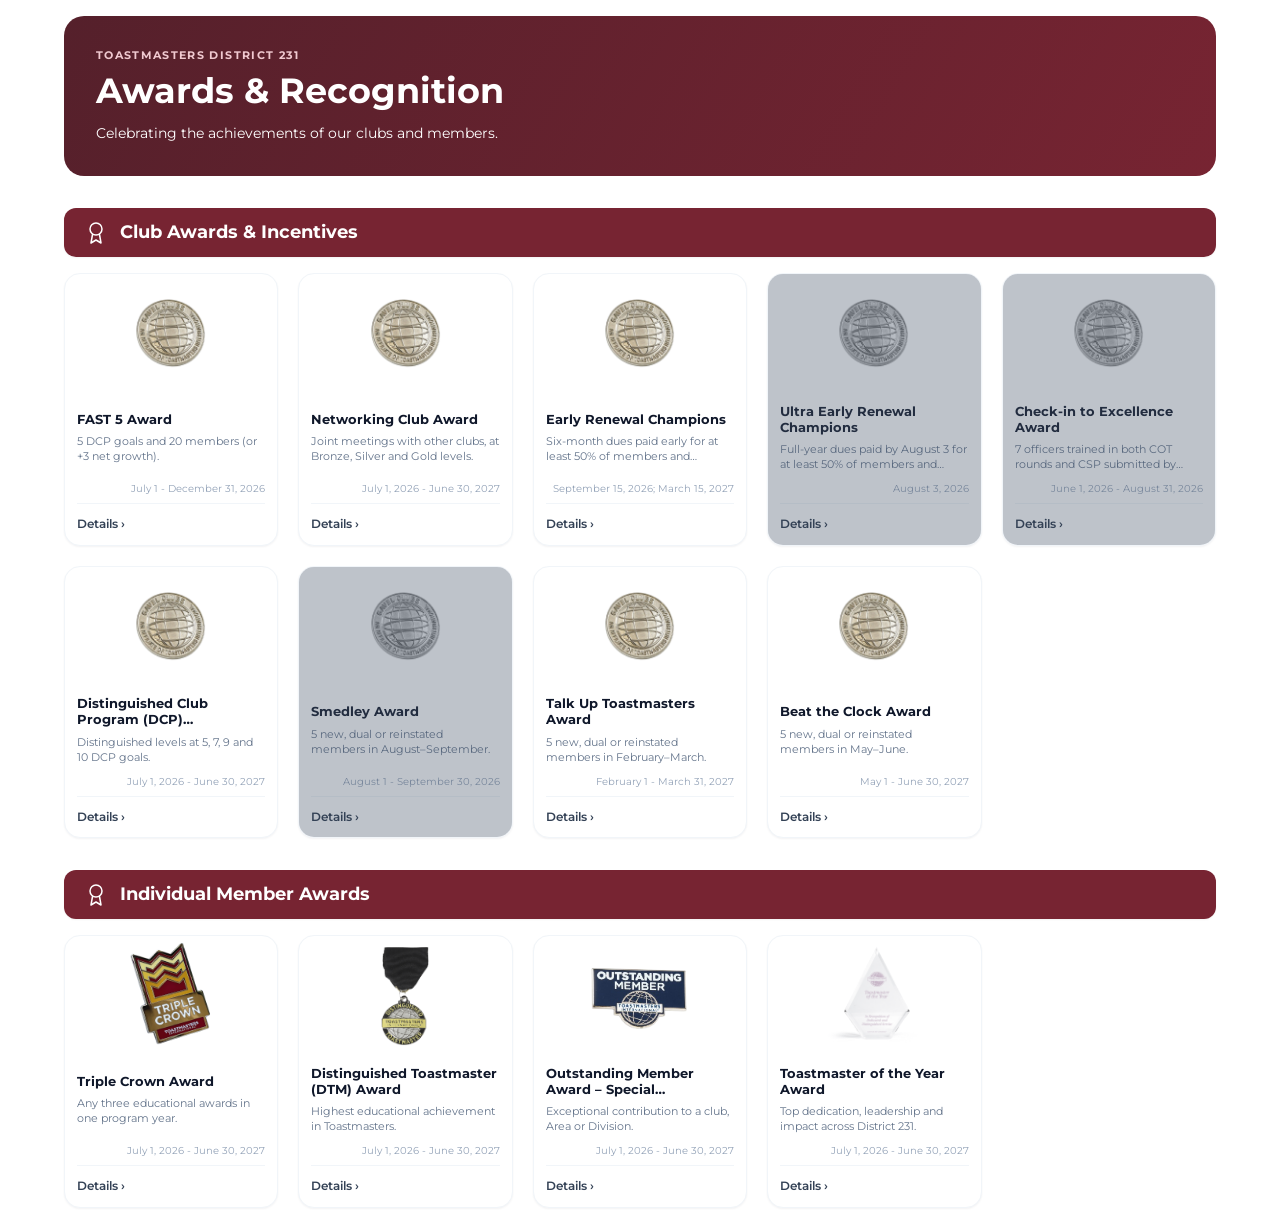
<file: embed_snippet/awards.html>
<!doctype html>
<html lang="en">
<head>
    <meta charset="utf-8">
    <meta name="viewport" content="width=device-width, initial-scale=1">
    <meta name="description" content="District 231 awards and recognition">
    <title>District 231 Awards</title>
    <link rel="preconnect" href="https://fonts.googleapis.com">
    <link rel="preconnect" href="https://fonts.gstatic.com" crossorigin>
    <link rel="stylesheet" href="https://fonts.googleapis.com/css2?family=Montserrat:wght@300;400;500;600;700&display=swap">
    <link rel="stylesheet" href="../css/common.css">
    <link rel="stylesheet" href="../css/awards.css">
</head>
<body>
    <main class="awards-page">
        <header class="awards-hero">
            <p class="hero-label">Toastmasters District 231</p>
            <h1>Awards &amp; Recognition</h1>
            <p>Celebrating the achievements of our clubs and members.</p>
        </header>
        <p id="awards-notice" class="awards-notice" role="status" hidden>
            Could not refresh the awards. Showing saved data, which may be outdated.
        </p>
        <div id="awards-loading" class="awards-status" role="status">Loading awards...</div>
        <div id="awards-container"></div>
        <section id="awards-empty" class="awards-empty" hidden>
            <h2>No awards found</h2>
            <p>There are no awards to show yet.</p>
        </section>
        <div id="award-modal" class="award-modal" role="dialog" aria-modal="true" aria-labelledby="award-modal-title" hidden>
            <article class="award-dialog">
                <button class="modal-close" type="button" data-action="close" aria-label="Close award details">&times;</button>
                <div id="award-modal-content"></div>
            </article>
        </div>
    </main>
    <script src="../js/utils.js"></script>
    <script src="../js/markdown.js"></script>
    <script src="../js/awards-loader.js"></script>
</body>
</html>
</file>
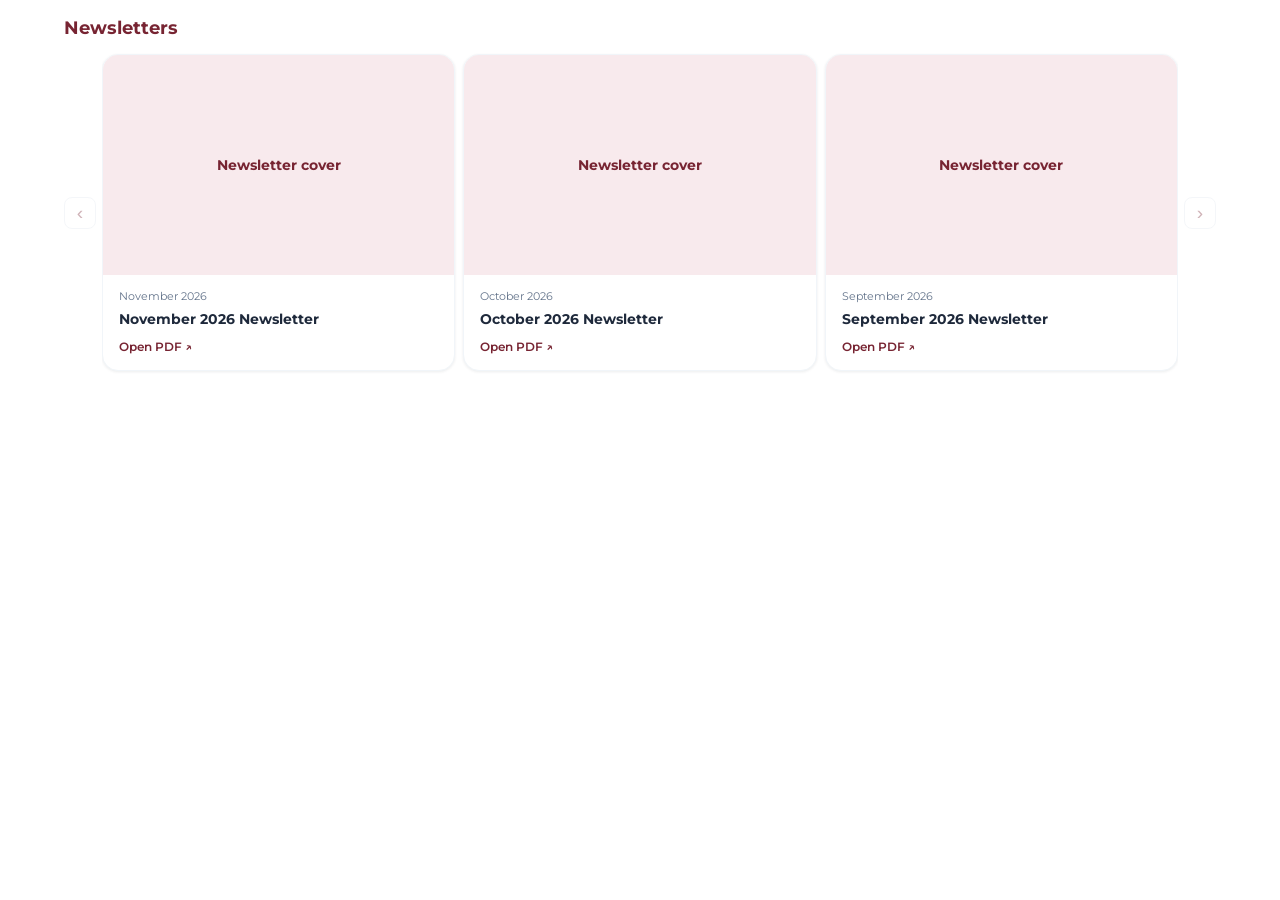
<file: embed_snippet/news.html>
<!doctype html>
<html lang="en">
<head>
    <meta charset="utf-8">
    <meta name="viewport" content="width=device-width, initial-scale=1">
    <meta name="description" content="District 231 newsletters">
    <title>District 231 News</title>
    <link rel="preconnect" href="https://fonts.googleapis.com">
    <link rel="preconnect" href="https://fonts.gstatic.com" crossorigin>
    <link rel="stylesheet" href="https://fonts.googleapis.com/css2?family=Montserrat:wght@400;500;600;700&display=swap">
    <link rel="stylesheet" href="../css/common.css">
    <link rel="stylesheet" href="../css/news.css">
</head>
<body>
    <main class="page news">
        <p id="news-notice" class="notice" role="status" hidden></p>
        <section aria-labelledby="newsletter-title">
            <h1 id="newsletter-title">Newsletters</h1>
            <p id="news-status" class="news-status" role="status">Loading newsletters...</p>
            <div class="carousel" hidden>
                <button type="button" id="news-previous" aria-controls="newsletters" aria-label="Previous newsletters">&#8249;</button>
                <div id="newsletters" class="track" tabindex="0" aria-label="Newsletters"></div>
                <button type="button" id="news-next" aria-controls="newsletters" aria-label="Next newsletters">&#8250;</button>
            </div>
        </section>
    </main>
    <script src="../js/utils.js"></script>
    <script src="../js/news-loader.js"></script>
</body>
</html>
</file>
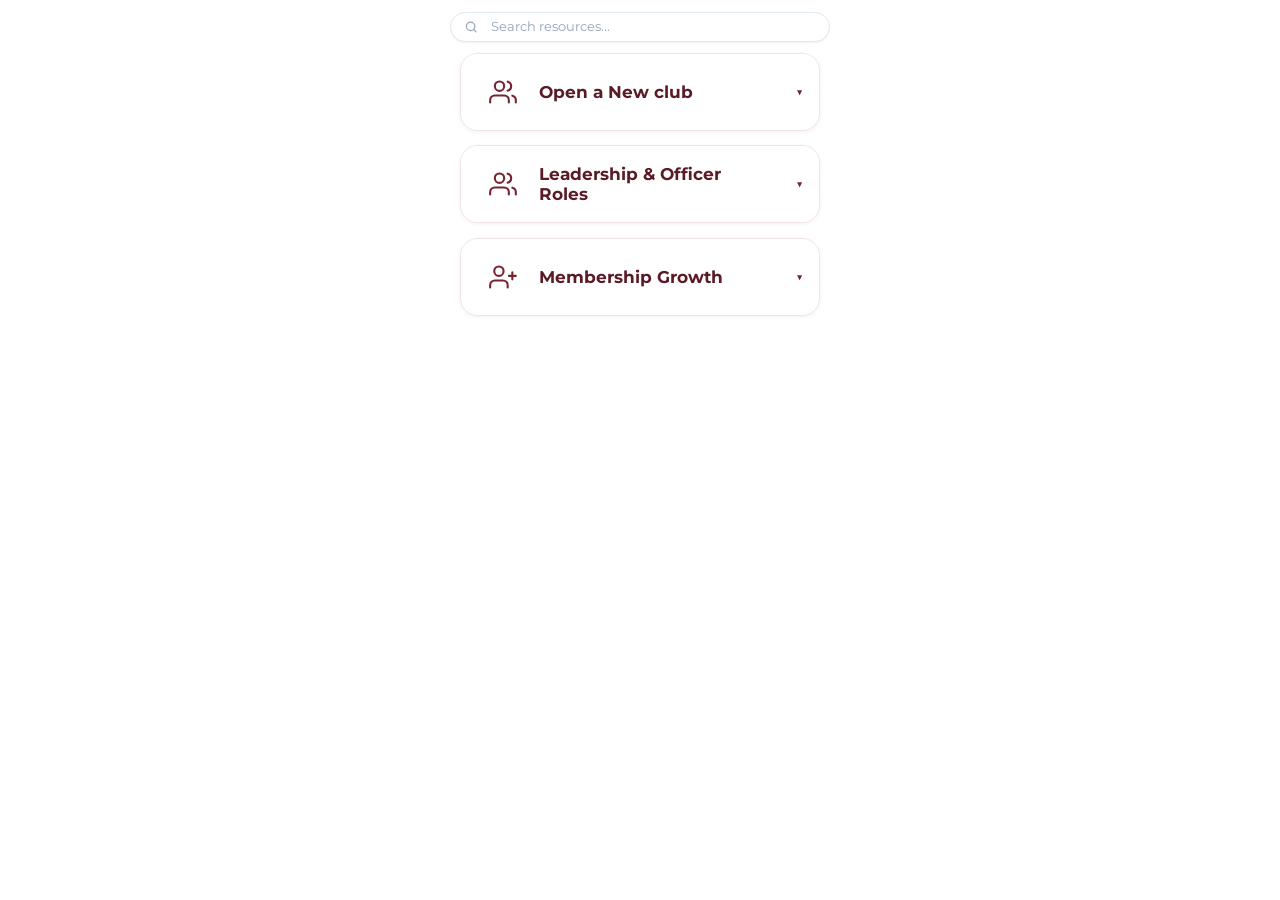
<file: embed_snippet/resources.html>
<!DOCTYPE html>
<html lang="en">
<head>
    <meta charset="UTF-8">
    <meta name="viewport" content="width=device-width, initial-scale=1.0">
    <title>Embedded Resource Center</title>
    <link rel="preconnect" href="https://fonts.googleapis.com">
    <link rel="preconnect" href="https://fonts.gstatic.com" crossorigin>
    <link rel="stylesheet" href="https://fonts.googleapis.com/css2?family=Montserrat:wght@300;400;500;600;700&display=swap">
    <link rel="stylesheet" href="../css/resources.css">
</head>
<body>

<div id="stale-notice" class="stale-notice">Could not refresh. Showing saved data.</div>

<div id="search-wrap" class="search-wrap" hidden>
    <span class="search-icon" aria-hidden="true"><svg viewBox="0 0 24 24" fill="none" stroke="currentColor" stroke-width="2" stroke-linecap="round" stroke-linejoin="round"><circle cx="11" cy="11" r="7"/><path d="m20 20-3.5-3.5"/></svg></span>
    <input id="resource-search" type="search" placeholder="Search resources..." aria-label="Search resources" autocomplete="off">
</div>

<!-- Target insertion element for the accordion -->
<div id="accordion-container">
    <div class="skeleton" aria-label="Loading"></div><div class="skeleton"></div><div class="skeleton"></div>
</div>
<div id="no-results" class="no-results" hidden>No resources match your search.</div>

<!-- Popup modal -->
<div id="modal-overlay" class="modal-overlay" onclick="closeModal(event)">
    <div class="modal-window" role="dialog" aria-modal="true" aria-labelledby="modal-title" onclick="event.stopPropagation()">
        <div class="modal-header">
            <h2 id="modal-title">Resource Title</h2>
            <button class="modal-close" aria-label="Close" onclick="closeModal(null)">&times;</button>
        </div>
        <div id="modal-body" class="modal-body" tabindex="0"></div>
        <div id="modal-footer" class="modal-footer" hidden></div>
    </div>
</div>

<script src="../js/utils.js"></script>
<script src="../js/markdown.js"></script>
<script src="../js/resources-loader.js"></script>
</body>
</html>
</file>
<file: css/common.css>
* {
    box-sizing: border-box;
}

[hidden] {
    display: none !important;
}

body {
    margin: 0;
    padding: 1rem;
    color: #1e293b;
    font-family: "Montserrat", sans-serif;
}

.page,
.awards-page {
    max-width: 72rem;
    margin: 0 auto;
}

.hero,
.awards-hero {
    padding: 2rem;
    border-radius: 1.25rem;
    background: linear-gradient(120deg, #55202b, #772432);
    color: #fff;
}

.hero-label {
    margin: 0 0 .45rem;
    color: #f0c9d0;
    font-size: .7rem;
    font-weight: 700;
    letter-spacing: .12em;
    text-transform: uppercase;
}

.hero h1,
.awards-hero h1 {
    margin: 0;
    font-size: clamp(1.5rem, 3vw, 2.2rem);
}

.hero p:last-child,
.awards-hero p:last-child {
    margin: .65rem 0 0;
    font-size: .85rem;
    line-height: 1.6;
}

.notice,
.awards-notice {
    margin: 1rem 0;
    padding: .75rem 1rem;
    border: 1px solid #fcd34d;
    border-radius: .75rem;
    background: #fffbeb;
    color: #78350f;
    font-size: .75rem;
}

@media (max-width: 480px) {
    body { padding: .75rem; }
    .hero, .awards-hero { padding: 1.5rem; }
}
</file>
<file: css/awards.css>
.awards-status,
.awards-empty {
    margin: 2rem 0;
    padding: 2rem;
    color: #64748b;
    text-align: center;
}

.awards-empty {
    border: 1px solid #f1f5f9;
    border-radius: .75rem;
    background: #fff;
}

.awards-empty h2 {
    margin: 0 0 .5rem;
    color: #475569;
    font-size: 1rem;
}

.awards-empty p {
    margin: 0;
    font-size: .8rem;
}

#awards-container {
    margin-top: 2rem;
}

.award-section + .award-section {
    margin-top: 2rem;
}

.award-section-title {
    display: flex;
    align-items: center;
    gap: .75rem;
    margin: 0 0 1rem;
    padding: .75rem 1.25rem;
    border-radius: .75rem;
    background: #772432;
    box-shadow: 0 1px 2px rgba(0, 0, 0, .05);
    color: #fff;
    font-size: 1.125rem;
    font-weight: 700;
    line-height: 1.375;
}

.award-section-title svg {
    flex-shrink: 0;
    width: 24px;
    height: 24px;
}

.award-grid + .award-grid {
    margin-top: 1.25rem;
}

.award-grid {
    --gap: 1.25rem;
    display: grid;
    grid-template-columns: repeat(auto-fill, minmax(max(var(--award-min-card, 150px), calc((100% - (var(--award-columns, 5) - 1) * var(--gap)) / var(--award-columns, 5))), 1fr));
    gap: var(--gap);
}

.award-card {
    position: relative;
    display: flex;
    min-width: 0;
    flex-direction: column;
    justify-content: space-between;
    overflow: hidden;
    border: 1px solid #f1f5f9;
    border-radius: 1rem;
    background: #fff;
    box-shadow: 0 1px 2px rgb(15 23 42 / 5%);
    transition: box-shadow .15s ease;
    cursor: pointer;
}

.award-card:hover {
    box-shadow: 0 4px 8px rgb(15 23 42 / 12%);
}

.award-card.overdue::after {
    position: absolute;
    z-index: 1;
    inset: 0;
    background: rgba(71, 85, 105, .35);
    content: "";
    pointer-events: none;
}

.award-card.overdue .award-details-button {
    position: relative;
    z-index: 2;
}

.award-media {
    display: flex;
    min-height: 7rem;
    align-items: center;
    justify-content: center;
}

.award-card.overdue .award-media {
    filter: grayscale(1);
}

.award-image {
    display: block;
    width: 100%;
    max-height: 7.5rem;
    object-fit: contain;
}

.award-placeholder {
    display: flex;
    min-height: 7rem;
    align-items: center;
    justify-content: center;
    color: #772432;
}

.award-placeholder svg {
    width: 3rem;
    height: 3rem;
    fill: none;
    stroke: currentColor;
    stroke-linecap: round;
    stroke-linejoin: round;
    stroke-width: 1.5;
}

.award-body {
    padding: .6rem .75rem 0;
}

.award-title {
    display: -webkit-box;
    overflow: hidden;
    margin: 0 0 .4rem;
    color: #0f172a;
    font-size: .8rem;
    line-height: 1.25;
    -webkit-box-orient: vertical;
    -webkit-line-clamp: 2;
}

.award-summary {
    display: -webkit-box;
    overflow: hidden;
    margin: 0 0 .6rem;
    color: #64748b;
    font-size: .68rem;
    line-height: 1.4;
    -webkit-box-orient: vertical;
    -webkit-line-clamp: 2;
}

.award-footer {
    padding: 0 .75rem .6rem;
}

.award-period {
    overflow: hidden;
    margin: 0 0 .5rem;
    color: #94a3b8;
    font-size: .625rem;
    text-align: right;
    text-overflow: ellipsis;
    white-space: nowrap;
}

.award-footer-row {
    display: flex;
    align-items: center;
    justify-content: space-between;
    gap: .75rem;
    padding-top: .5rem;
    border-top: 1px solid #f1f5f9;
}

.award-details-button,
.award-link,
.modal-close,
.modal-close-button {
    border: 0;
    font: inherit;
    cursor: pointer;
}

.award-details-button {
    padding: .25rem 0;
    background: transparent;
    color: #334155;
    font-size: .75rem;
    font-weight: 600;
}

.award-details-button:hover {
    color: #772432;
}

html.modal-open,
html.modal-open body {
    overflow: hidden;
    overscroll-behavior: none;
}

.award-modal {
    position: fixed;
    z-index: 50;
    inset: 0;
    display: flex;
    align-items: center;
    justify-content: center;
    overflow: hidden;
    overscroll-behavior: contain;
    padding: calc(1rem + var(--modal-visible-top, 0px)) 1rem calc(1rem + var(--modal-visible-bottom, 0px));
    background: rgb(0 0 0 / 50%);
    backdrop-filter: blur(4px);
}

.award-dialog {
    position: relative;
    width: 100%;
    max-width: 41.6rem;
    max-height: min(90vh, calc(var(--modal-visible-height, 100vh) - 2rem));
    overflow-y: auto;
    overscroll-behavior: contain;
    border: 1px solid #f1f5f9;
    border-radius: 1rem;
    background: #fff;
    box-shadow: 0 25px 50px -12px rgb(0 0 0 / 25%);
}

.modal-close {
    position: sticky;
    z-index: 2;
    top: .75rem;
    float: right;
    width: 2rem;
    height: 2rem;
    margin: .75rem .75rem -2.75rem 0;
    border-radius: 50%;
    background: #f8fafc;
    color: #64748b;
    font-size: 1.5rem;
    line-height: 1;
}

.modal-close:hover,
.modal-close-button:hover {
    background: #e2e8f0;
}

.modal-image {
    display: block;
    width: 100%;
    max-height: 18rem;
    object-fit: contain;
}

.modal-placeholder {
    min-height: 9rem;
}

.modal-body {
    padding: 1.5rem;
}

.modal-body h2 {
    margin: 0 2rem 1rem 0;
    color: #0f172a;
    font-size: 1.25rem;
}

.modal-description,
.modal-details {
    margin-bottom: 1rem;
    color: #475569;
    font-size: .75rem;
    line-height: 1.65;
}

.modal-details h3 {
    margin: 1.5rem 0 .5rem;
    color: #94a3b8;
    font-size: .7rem;
    letter-spacing: .08em;
    text-transform: uppercase;
}

.markdown p {
    margin: 0 0 .6em;
}

.markdown > :last-child {
    margin-bottom: 0;
}

.markdown h3,
.markdown h4,
.markdown h5,
.markdown h6 {
    margin: .9em 0 .35em;
    color: #0f172a;
    font-size: .8rem;
    font-weight: 700;
}

.markdown ul,
.markdown ol {
    margin: 0 0 .6em;
    padding-left: 1.3em;
}

.markdown ul { list-style: disc; }
.markdown ol { list-style: decimal; }

.markdown a {
    color: #772432;
    font-weight: 600;
    text-decoration: underline;
}

.markdown code {
    padding: .1em .35em;
    border-radius: 4px;
    background: #f1f5f9;
}

.markdown blockquote {
    margin: 0 0 .6em;
    padding-left: .8em;
    border-left: 3px solid #cbd5e1;
    color: #64748b;
}

.markdown hr {
    margin: .8em 0;
    border: 0;
    border-top: 1px solid #e2e8f0;
}

.modal-actions {
    display: flex;
    flex-wrap: wrap;
    align-items: center;
    gap: .75rem;
    padding-top: 1rem;
    border-top: 1px solid #f1f5f9;
}

.award-link,
.modal-close-button {
    padding: .55rem .9rem;
    border-radius: .65rem;
    font-size: .72rem;
    font-weight: 600;
    text-decoration: none;
}

.award-link {
    background: #772432;
    color: #fff;
}

.award-link:hover {
    background: #55202b;
}

.modal-close-button {
    margin-left: auto;
    background: #f1f5f9;
    color: #475569;
}

.award-card:focus-within,
.award-details-button:focus-visible,
.award-link:focus-visible,
.modal-close:focus-visible,
.modal-close-button:focus-visible {
    outline: 2px solid #d39a1e;
    outline-offset: 2px;
}

@media (max-width: 480px) {
    .award-grid { grid-template-columns: minmax(0, 1fr); }
    .modal-body { padding: 1rem; }
}

@media (prefers-reduced-motion: reduce) {
    *, *::before, *::after { scroll-behavior: auto !important; transition-duration: .01ms !important; }
}
</file>
<file: css/news.css>
.news h1 {
    margin: 0 0 .75rem;
    color: #772432;
    font-size: 1.15rem;
}

.news-status {
    color: #64748b;
    font-size: .85rem;
}

.news-status button {
    margin-left: .5rem;
    font: inherit;
}

.carousel {
    display: flex;
    align-items: center;
    gap: .4rem;
}

.carousel button {
    flex: none;
    width: 2rem;
    height: 2rem;
    border: 1px solid #e2e8f0;
    border-radius: .5rem;
    background: #fff;
    color: #772432;
    font-size: 1.2rem;
    cursor: pointer;
}

.carousel button:disabled {
    opacity: .35;
    cursor: default;
}

.track {
    display: grid;
    flex: 1 1 auto;
    min-width: 0;
    grid-auto-flow: column;
    grid-auto-columns: calc((100% - 1rem) / 3);
    gap: .5rem;
    overflow-x: auto;
    overscroll-behavior-x: contain;
    scroll-snap-type: x mandatory;
    scroll-behavior: smooth;
    padding: .2rem 0;
    scrollbar-width: none;
}

.track::-webkit-scrollbar { display: none; }

.newsletter-card {
    display: flex;
    min-width: 0;
    flex-direction: column;
    overflow: hidden;
    scroll-snap-align: start;
    border: 1px solid #f1f5f9;
    border-radius: 1rem;
    background: #fff;
    box-shadow: 0 1px 3px rgba(15, 23, 42, .08);
    color: inherit;
    text-decoration: none;
}

.newsletter-card:hover { box-shadow: 0 6px 16px rgba(119, 36, 50, .15); }

.newsletter-thumbnail {
    width: 100%;
    aspect-ratio: 16 / 10;
    object-fit: contain;
    background: #f8eaed;
}

.newsletter-placeholder {
    display: flex;
    align-items: center;
    justify-content: center;
    padding: 1rem;
    color: #772432;
    font-size: .85rem;
    font-weight: 700;
    text-align: center;
}

.newsletter-body { padding: .9rem 1rem 1rem; }
.newsletter-date { color: #64748b; font-size: .7rem; }
.newsletter-title { margin: .35rem 0 0; font-size: .9rem; line-height: 1.4; overflow-wrap: anywhere; }
.newsletter-action { margin: .65rem 0 0; color: #772432; font-size: .75rem; font-weight: 600; }

.newsletter-card:focus-visible,
.carousel button:focus-visible,
.track:focus-visible,
.news-status button:focus-visible {
    outline: 2px solid #772432;
    outline-offset: 3px;
}

@media (max-width: 700px) {
    .track { grid-auto-columns: calc((100% - .5rem) / 2); }
}

@media (max-width: 480px) {
    .track { grid-auto-columns: 100%; }
}

@media (prefers-reduced-motion: reduce) {
    .track { scroll-behavior: auto; }
}
</file>
<file: css/resources.css>
:root {
            --brand: #772432;
            --brand-dark: #5a1b26;
            --brand-light: #963847;
            --brand-tint: #fdf2f4;
            --text-main: #1e293b;
            --text-muted: #64748b;
            --accent: #f8fafc;
            --border: #e2e8f0;
            --shadow: 0 10px 15px -3px rgb(0 0 0 / 0.08), 0 4px 6px -4px rgb(0 0 0 / 0.08);
        }

        body {
            font-family: 'Montserrat', sans-serif;
            margin: 0;
            padding: 12px;
            color: var(--text-main);
            background-color: transparent; /* Seamless blend into Google Sites backgrounds */
            box-sizing: border-box;
            -webkit-font-smoothing: antialiased;
        }

        *, *:before, *:after {
            box-sizing: inherit;
        }

        /* Search */
        .search-wrap {
            position: relative;
            max-width: 480px;
            margin: 0 auto 1rem;
        }

        .search-icon {
            position: absolute;
            left: 0.9rem;
            top: 50%;
            transform: translateY(-50%);
            width: 1rem;
            height: 1rem;
            color: #94a3b8;
            pointer-events: none;
            transition: color 0.2s;
        }

        .search-icon svg { width: 100%; height: 100%; display: block; }
        .search-wrap:focus-within .search-icon { color: var(--brand); }

        .search-wrap input {
            width: 100%;
            padding: 0.75rem 1.25rem 0.75rem 2.8rem;
            font-family: inherit;
            font-size: 0.85rem;
            color: var(--text-main);
            background: #fff;
            border: 1px solid #e2e8f0;
            border-radius: 999px;
            box-shadow: 0 1px 2px rgba(15, 23, 42, 0.06);
            transition: border-color 0.2s, box-shadow 0.2s;
            -webkit-appearance: none;
            appearance: none;
        }

        .search-wrap input::placeholder { color: #94a3b8; }
        .search-wrap input::-webkit-search-cancel-button { cursor: pointer; }

        .search-wrap input:focus {
            outline: none;
            border-color: var(--brand);
            box-shadow: 0 4px 14px rgba(119, 36, 50, 0.12), 0 0 0 3px rgba(119, 36, 50, 0.12);
        }

        /* Categories are cards stacked vertically; the open one widens to full width and shows its resources below */
        #accordion-container {
            display: flex;
            flex-direction: column;
            align-items: center;
            gap: 0.9rem;
        }

        #accordion-container > #status,
        .no-results {
            width: 100%;
            text-align: center;
            padding: 2rem 1rem;
            color: var(--text-muted);
            font-size: 0.95rem;
        }

        .category-group {
            width: 100%;
            max-width: 360px;
            border: 1px solid #f0d5da;
            border-top: 0;
            border-radius: 16px;
            background: #ffffff;
            overflow: hidden;
            box-shadow: 0 1px 2px 0 rgba(0,0,0,0.05);
            transition: box-shadow 0.2s, max-width 0.3s ease, transform 0.2s;
        }

        .category-group:not(.open):hover {
            transform: translateY(-2px);
            box-shadow: 0 6px 10px -2px rgba(119, 36, 50, 0.18), 0 2px 4px -2px rgba(0,0,0,0.1);
        }

        .category-group.open {
            max-width: 100%;
        }

        .category-header {
            display: flex;
            flex-direction: row;
            justify-content: flex-start;
            align-items: center;
            gap: 1rem;
            position: relative;
            width: 100%;
            min-height: 84px;
            padding: 1.1rem 2.8rem 1.1rem 1.4rem;
            border: 0;
            font-family: inherit;
            font-weight: 700;
            font-size: 1.05rem;
            text-align: left;
            color: #ffffff;
            background: linear-gradient(135deg, var(--brand), var(--brand-light));
            cursor: pointer;
            user-select: none;
            transition: filter 0.2s;
        }

        .category-header:hover {
            filter: brightness(1.1);
        }

        .category-header:focus-visible {
            outline: 3px solid #f2d4d8;
            outline-offset: -5px;
        }

        .category-group.open .category-header {
            background: linear-gradient(135deg, var(--brand-dark), var(--brand));
        }

        .category-emoji {
            display: flex;
            align-items: center;
            justify-content: center;
            width: 48px;
            height: 48px;
            border-radius: 12px;
            background: rgba(255, 255, 255, 0.16);
            font-size: 1.5rem;
            line-height: 1;
            flex-shrink: 0;
        }

        .category-title-row {
            display: inline-flex;
            align-items: center;
            justify-content: flex-start;
            text-align: left;
            gap: 0.5rem;
        }

        .category-count {
            min-width: 1.6rem;
            padding: 0.1rem 0.55rem;
            font-size: 0.7rem;
            font-weight: 700;
            line-height: 1.4;
            border-radius: 999px;
            background: #ffffff;
            color: var(--brand);
            border: 1px solid #f0d5da;
        }

        .category-group.open .category-count {
            background: rgba(255, 255, 255, 0.2);
            color: #ffffff;
            border-color: rgba(255, 255, 255, 0.35);
        }

        .category-icon {
            position: absolute;
            right: 1rem;
            top: 50%;
            margin-top: -0.5em;
            line-height: 1;
            transition: transform 0.2s ease;
            font-size: 0.75rem;
            color: #ffffff;
        }

        .category-group.open .category-icon {
            transform: rotate(180deg);
        }

        /* Smooth height animation: the grid row grows from 0fr to 1fr */
        .category-body {
            display: grid;
            grid-template-rows: 0fr;
            transition: grid-template-rows 0.3s ease;
        }

        .category-group.open .category-body {
            grid-template-rows: 1fr;
        }

        .category-content {
            min-height: 0;
            overflow: hidden;
            visibility: hidden;
            transition: visibility 0s linear 0.3s;
        }

        .category-group.open .category-content {
            visibility: visible;
            transition-delay: 0s;
        }

        .category-inner {
            display: flex;
            flex-wrap: wrap;
            justify-content: center;
            gap: 0.9rem;
            padding: 1rem;
            border-top: 1px solid var(--border);
        }

        /* Resource cards */
        .resource-card {
            flex: 0 1 260px;
            display: flex;
            flex-direction: column;
            align-items: center;
            justify-content: center;
            gap: 0.4rem;
            min-height: 96px;
            padding: 1rem 1.1rem;
            background: #ffffff;
            border: 1px solid var(--border);
            border-left: 4px solid var(--brand);
            border-radius: 12px;
            box-shadow: 0 1px 2px 0 rgba(0,0,0,0.05);
            font-family: inherit;
            text-align: center;
            color: var(--text-main);
            cursor: pointer;
            transition: box-shadow 0.2s, transform 0.2s, background 0.2s;
        }

        .category-group.open .resource-card {
            animation: cardIn 0.35s ease backwards;
            animation-delay: calc(var(--i, 0) * 30ms);
        }

        @keyframes cardIn {
            from { opacity: 0; transform: translateY(8px); }
            to { opacity: 1; transform: translateY(0); }
        }

        .resource-card:hover {
            transform: translateY(-2px);
            background: var(--brand-tint);
            box-shadow: 0 6px 10px -2px rgba(119, 36, 50, 0.18), 0 2px 4px -2px rgba(0,0,0,0.1);
        }

        .resource-card:hover .card-title {
            color: var(--brand);
        }

        .resource-card:active {
            transform: scale(0.99);
        }

        .resource-card:focus-visible {
            outline: 2px solid var(--brand);
            outline-offset: 2px;
        }

        .card-title {
            font-size: 0.9rem;
            font-weight: 700;
            line-height: 1.35;
            transition: color 0.2s;
        }

        .card-snippet {
            font-size: 0.75rem;
            font-weight: 400;
            line-height: 1.45;
            color: var(--text-muted);
            display: -webkit-box;
            -webkit-line-clamp: 2;
            -webkit-box-orient: vertical;
            overflow: hidden;
        }

        .card-badge {
            font-size: 0.65rem;
            font-weight: 700;
            letter-spacing: 0.05em;
            text-transform: uppercase;
            padding: 0.15rem 0.6rem;
            border-radius: 999px;
            background: var(--brand-tint);
            color: var(--brand);
            border: 1px solid #f0d5da;
        }

        /* Popup (modal) */
        html.modal-open, html.modal-open body {
            overflow: hidden;
            overscroll-behavior: none;
        }

        .modal-overlay {
            position: fixed;
            top: 0;
            left: 0;
            width: 100%;
            height: 100%;
            background-color: rgba(0, 0, 0, 0.5);
            backdrop-filter: blur(4px);
            display: none;
            justify-content: center;
            align-items: center;
            z-index: 99999;
            padding: calc(2vh + var(--modal-visible-top, 0px)) 2vw calc(2vh + var(--modal-visible-bottom, 0px));
            box-sizing: border-box;
            overflow: hidden;
            overscroll-behavior: contain;
        }

        .modal-window {
            background: #ffffff;
            width: 100%;
            max-width: 1400px;
            border-radius: 16px;
            box-shadow: 0 25px 50px -12px rgba(0,0,0,0.25);
            overflow: hidden;
            display: flex;
            flex-direction: column;
            animation: modalFade 0.25s cubic-bezier(0.16, 1, 0.3, 1);
            max-height: min(96vh, calc(var(--modal-visible-height, 100vh) - 4vh));
            border: 1px solid var(--border);
        }

        @keyframes modalFade {
            from { transform: translateY(10px); opacity: 0; }
            to { transform: translateY(0); opacity: 1; }
        }

        .modal-header {
            display: flex;
            justify-content: space-between;
            align-items: center;
            padding: 1.1rem 1.6rem;
            background: var(--brand);
            color: #ffffff;
        }

        .modal-header h2 {
            margin: 0;
            font-size: 1.25rem;
            font-weight: 700;
            line-height: 1.3;
            padding-right: 12px;
        }

        .modal-close {
            background: none;
            border: none;
            font-size: 1.8rem;
            cursor: pointer;
            color: #ffffff;
            opacity: 0.85;
            line-height: 1;
            padding: 4px;
            transition: opacity 0.15s;
        }

        .modal-close:hover {
            opacity: 1;
        }

        .modal-body {
            flex: 1;
            min-height: 0;
            padding: 1.6rem;
            overflow-y: auto;
            overscroll-behavior: contain;
        }

        .modal-cols {
            display: grid;
            grid-template-columns: minmax(0, 1fr);
            gap: 1.6rem;
        }

        .modal-media {
            min-width: 0;
        }

        .modal-text {
            display: flex;
            flex-direction: column;
            gap: 1.2rem;
            min-width: 0;
        }

        @media (min-width: 900px) {
            .modal-cols.has-media {
                grid-template-columns: minmax(0, 5fr) minmax(0, 7fr);
                align-items: start;
            }

            .modal-cols.has-media .modal-media {
                position: sticky;
                top: 0;
            }
        }

        .modal-footer {
            padding: 1rem 1.6rem;
            background: var(--accent);
            border-top: 1px solid var(--border);
        }

        .image-frame {
            width: 100%;
            background: var(--accent);
            border-radius: 12px;
            border: 1px solid var(--border);
            overflow: hidden;
            display: flex;
            justify-content: center;
            align-items: center;
            max-height: 60vh;
        }

        .image-frame img {
            max-width: 100%;
            max-height: 60vh;
            height: auto;
            object-fit: contain;
        }

        .modal-desc {
            font-size: 0.95rem;
            line-height: 1.7;
            color: #475569;
            margin: 0;
        }

        /* Rendered Markdown */
        .md p { margin: 0 0 0.8em; }
        .md > :last-child { margin-bottom: 0; }
        .md h3, .md h4, .md h5, .md h6 { margin: 1em 0 0.4em; color: var(--brand); font-weight: 700; line-height: 1.3; }
        .md h3 { font-size: 1.15rem; }
        .md h4 { font-size: 1.05rem; }
        .md ul, .md ol { margin: 0 0 0.8em; padding-left: 1.4em; }
        .md li { margin-bottom: 0.25em; }
        .md a { color: var(--brand); font-weight: 600; text-decoration: underline; }
        .md a:hover { color: var(--brand-light); }
        .md code { background: var(--brand-tint); padding: 0.1em 0.4em; border-radius: 4px; font-size: 0.9em; }
        .md blockquote { margin: 0 0 0.8em; padding: 0.2em 0 0.2em 1em; border-left: 3px solid var(--brand-light); color: var(--text-muted); }
        .md hr { border: none; border-top: 1px solid var(--border); margin: 1em 0; }

        .note-container {
            display: flex;
            flex-direction: column;
            gap: 0.6rem;
        }

        .note-badge {
            font-size: 0.85rem;
            background: var(--accent);
            padding: 0.75rem 1rem;
            border: 1px solid var(--border);
            border-left: 4px solid #94a3b8;
            border-radius: 0 8px 8px 0;
            color: #475569;
            line-height: 1.5;
        }

        .note-badge.description3-style {
            border-left-color: var(--brand);
            background: var(--brand-tint);
        }

        /* Link buttons */
        .link-buttons {
            display: flex;
            flex-wrap: wrap;
            gap: 0.7rem;
        }

        /* Outlined link button that fills with burgundy on hover */
        .btn-link {
            position: relative;
            z-index: 0;
            display: inline-flex;
            align-items: center;
            justify-content: center;
            overflow: hidden;
            padding: 0.75rem 1.3rem;
            border: 2px solid var(--brand);
            border-radius: 10px;
            background: #ffffff;
            color: var(--brand);
            text-decoration: none;
            font-weight: 700;
            font-size: 0.9rem;
            text-align: center;
            transition: color 0.25s;
        }

        .btn-link::before {
            content: "";
            position: absolute;
            inset: 0;
            z-index: -1;
            background: var(--brand);
            transform: translateX(-101%);
            transition: transform 0.25s ease;
        }

        .btn-link:hover,
        .btn-link:focus-visible {
            color: #ffffff;
        }

        .btn-link:hover::before,
        .btn-link:focus-visible::before {
            transform: translateX(0);
        }

        .btn-link:focus-visible {
            outline: 3px solid #f2d4d8;
            outline-offset: 2px;
        }

        /* Status indicators */
        #status {
            text-align: center;
            padding: 3rem 1.5rem;
            color: var(--text-muted);
            font-size: 0.95rem;
        }

        /* Loading skeleton: shown instead of text while data is fetched */
        .skeleton {
            width: 100%;
            max-width: 360px;
            height: 84px;
            border-radius: 16px;
            background: linear-gradient(90deg, #f3e3e6 25%, #fbf1f3 50%, #f3e3e6 75%);
            background-size: 200% 100%;
            animation: shimmer 1.2s linear infinite;
        }

        @keyframes shimmer {
            from { background-position: 200% 0; }
            to { background-position: -200% 0; }
        }

        .error-message {
            color: var(--brand) !important;
            font-weight: 600;
        }

        .btn-retry {
            margin-left: 12px;
            padding: 0.45rem 1rem;
            background: var(--brand);
            color: #ffffff;
            border: none;
            border-radius: 8px;
            font-family: inherit;
            font-size: 0.85rem;
            font-weight: 600;
            cursor: pointer;
        }

        .btn-retry:hover {
            background: var(--brand-light);
        }

        .stale-notice {
            display: none;
            margin-bottom: 0.6rem;
            padding: 0.5rem 0.9rem;
            font-size: 0.8rem;
            color: #92400e;
            background: #fffbeb;
            border: 1px solid #fef3c7;
            border-radius: 8px;
        }

        [hidden] {
            display: none !important;
        }

        /* Embedded in an auto-height iframe (e.g. Google Sites): a fixed popup would be centered in the
           whole, very tall frame and end up off-screen. Let it flow from the top of the page instead. */
        .embedded .modal-overlay {
            position: fixed;
            height: 100%;
            min-height: 0;
            align-items: center;
            padding: calc(8px + var(--modal-visible-top, 0px)) 8px calc(8px + var(--modal-visible-bottom, 0px));
        }

        .embedded .modal-window {
            /* Own scrollbar inside the popup; never taller than the window, with some distance left */
            max-height: min(calc(100vh - 72px), 720px, calc(var(--modal-visible-height, 100vh) - 16px));
            height: auto;
        }

        .embedded .modal-body {
            overflow-y: auto;
        }

        /* Touch devices: no hover lift, comfortable tap targets, no iOS input zoom */
        @media (hover: none) {
            .resource-card:hover, .category-group:not(.open):hover { transform: none; }
            .category-header:hover { filter: none; }
        }

        button, a { -webkit-tap-highlight-color: rgba(119, 36, 50, 0.15); touch-action: manipulation; }

        @media (max-width: 600px) {
            body { padding: 8px; }
            .search-wrap { max-width: 100%; }
            .search-wrap input { font-size: 16px; padding-top: 0.8rem; padding-bottom: 0.8rem; }
            .category-group { max-width: 100%; border-radius: 14px; }
            .category-header { min-height: 72px; padding: 0.9rem 2.6rem 0.9rem 1rem; font-size: 1rem; gap: 0.8rem; }
            .category-emoji { width: 42px; height: 42px; }
            .category-inner { padding: 0.7rem; gap: 0.6rem; }
            .resource-card { flex: 1 1 100%; min-height: 56px; padding: 0.9rem 1rem; }
            .card-title { font-size: 0.95rem; }
            .modal-overlay { padding: var(--modal-visible-top, 0px) 0 var(--modal-visible-bottom, 0px); }
            .modal-window { max-height: min(100vh, var(--modal-visible-height, 100vh)); height: 100%; border-radius: 0; border: 0; }
            .embedded .modal-window { height: auto; min-height: 0; max-height: min(calc(100vh - 32px), calc(var(--modal-visible-height, 100vh) - 16px)); }
            .embedded .modal-overlay { padding: calc(8px + var(--modal-visible-top, 0px)) 8px calc(8px + var(--modal-visible-bottom, 0px)); }
            .modal-header { padding: 0.8rem 1rem; position: sticky; top: 0; z-index: 2; }
            .modal-header h2 { font-size: 1.05rem; }
            .modal-close { min-width: 44px; min-height: 44px; font-size: 2rem; }
            .modal-body { padding: 1rem; }
            .modal-footer { padding: 0.8rem 1rem; }
            .link-buttons { flex-direction: column; }
            .btn-link { width: 100%; min-height: 48px; }
        }

        @media (prefers-reduced-motion: reduce) {
            *, *:before, *:after {
                animation: none !important;
                transition: none !important;
            }
        }
        /* =====================================================================
           CARDS STYLE (test) – overrides the original look, same behaviour.
           Closed category = compact white button, open = full-width maroon bar.
           Items = soft-tint buttons with icon + title, popup = wide rounded card.
           ===================================================================== */
        :root { --cols: 3; --min-item: 160px; --gap: 0.9rem; }

        /* Category button (closed): white, maroon icon badge */
        .category-group { border: 1px solid #f3e1e4; border-radius: 18px; box-shadow: 0 1px 4px rgba(15, 23, 42, 0.06); }
        .category-header {
            min-height: 76px;
            color: var(--brand-dark);
            background: #ffffff;
        }
        .category-emoji { background: transparent; color: var(--brand); border-radius: 0; width: 40px; height: 40px; }
        .category-icon { color: var(--brand); }
        .category-header:hover { filter: none; background: var(--brand-tint); }

        /* Category bar (open): wide, thin, solid maroon */
        .category-group.open { border-color: #f0d5da; box-shadow: 0 4px 12px rgba(119, 36, 50, 0.08); }
        .category-group.open .category-header { color: #ffffff; background: linear-gradient(135deg, var(--brand-dark), var(--brand)); min-height: 48px; padding-top: 0.5rem; padding-bottom: 0.5rem; font-size: 1rem; gap: 0.7rem; }
        .category-group.open .category-emoji { background: transparent; color: #ffffff; width: 28px; height: 28px; }
        .category-group.open .category-emoji svg { width: 22px; height: 22px; }
        .category-group.open .category-icon { color: #ffffff; }

        /* Thinner search */
        .search-wrap { max-width: 380px; margin-bottom: 0.7rem; }
        .search-wrap input { padding: 0.4rem 1rem 0.4rem 2.5rem; font-size: 0.8rem; }
        .search-icon { left: 0.9rem; width: 0.9rem; height: 0.9rem; }

        /* Item buttons: icon + title, tinted, fill maroon on hover */
        /* Buttons are ~65% narrower than the full row: side padding of 30% keeps the cluster centered */
        .category-inner {
            display: flex;
            flex-wrap: wrap;
            justify-content: center;
            gap: var(--gap);
            padding: 1.1rem;
            background: #fafafa;
        }
        /* Buttons size to their text; no wrapping */
        .category-inner .resource-card { flex: 0 0 auto; width: auto; max-width: 100%; min-width: 0; }
        .resource-card {
            flex: none;
            flex-direction: row;
            justify-content: flex-start;
            gap: 0.8rem;
            min-height: 64px;
            padding: 0.8rem 1rem;
            text-align: left;
            background: var(--brand-tint);
            border: 1px solid #f0d5da;
            border-left: 1px solid #f0d5da;
            border-radius: 14px;
            box-shadow: none;
        }
        .resource-card .card-title { flex: 0 1 auto; min-width: 0; font-size: 0.88rem; color: var(--brand-dark); white-space: nowrap; overflow: hidden; text-overflow: ellipsis; }
        .item-go { flex-shrink: 0; font-size: 1.2rem; line-height: 1; color: var(--brand); opacity: 0.6; transition: all 0.2s; }
        .resource-card:hover { background: var(--brand); border-color: var(--brand); box-shadow: 0 8px 16px rgba(119, 36, 50, 0.25); }
        .resource-card:hover .card-title { color: #ffffff; }
        .resource-card:hover .item-go { color: #ffffff; opacity: 1; transform: translateX(3px); }

        /* Popup: wide rounded card with accent strip */
        .modal-window { border-radius: 24px; border: 0; max-width: 1400px; }
        .modal-header { background: #ffffff; color: var(--brand-dark);         border-top: 4px solid var(--brand); border-bottom: 1px solid var(--border); padding: 0.45rem 1.2rem; }
                .modal-header h2 { font-size: 1.1rem; }
                .modal-close { width: 32px; height: 32px; border-radius: 50%; background: var(--brand-tint); color: var(--brand); display: flex; align-items: center; justify-content: center; opacity: 1; padding: 0; font-size: 1.5rem; }
        .modal-close:hover { background: var(--brand); color: #ffffff; }
        /* Markdown look as in awards.html */
        .md { font-size: 0.85rem; line-height: 1.65; color: #475569; }
        .md p { margin: 0 0 0.6em; }
        .md h3, .md h4, .md h5, .md h6 { margin: 0.9em 0 0.35em; font-size: 0.9rem; font-weight: 700; color: #0f172a; }
        .md ul, .md ol { margin: 0 0 0.6em; padding-left: 1.3em; }
        .md ul { list-style: disc; } .md ol { list-style: decimal; }
        .md blockquote { margin: 0 0 0.6em; padding-left: 0.8em; border-left: 3px solid #cbd5e1; color: #64748b; }
        .md code { background: #f1f5f9; }
        .md hr { border-top-color: #e2e8f0; }
        .modal-desc { font-size: 0.85rem; line-height: 1.65; }
        .image-frame { background: transparent; border: 0; border-radius: 16px; max-height: 45vh; }
        .image-frame img { width: 100%; max-width: 100%; max-height: 45vh; object-fit: contain; }
        /* Image on top across the full popup width; text and links below */
        .modal-cols.has-media, .modal-cols { grid-template-columns: minmax(0, 1fr); }
        @media (min-width: 900px) {
            .modal-cols.has-media { grid-template-columns: minmax(0, 1fr); }
            .modal-cols.has-media .modal-media { position: static; }
        }
        .modal-footer { background: #ffffff; padding: 0.55rem 1.2rem; }
        .footer-row { display: flex; align-items: center; justify-content: space-between; gap: 0.7rem; flex-wrap: wrap; }
        .footer-row .link-buttons { gap: 0.5rem; }
        .footer-row .btn-link { padding: 0.45rem 1.1rem; font-size: 0.8rem; font-weight: 600; border: 1px solid var(--brand); border-radius: 10px; line-height: 1.2; }
        .btn-close { margin-left: auto; padding: 0.45rem 1.1rem; border: 1px solid var(--border); border-radius: 10px; background: var(--accent); color: #475569; font-family: inherit; font-weight: 600; font-size: 0.8rem; cursor: pointer; transition: background 0.2s; }
        .btn-close:hover { background: #e2e8f0; }

        @media (max-width: 600px) {
            .category-group { max-width: 100%; }
            .category-inner { padding: 0.7rem; }
            .resource-card { min-height: 56px; }
            .modal-window { border-radius: 0; }
        }
</file>
